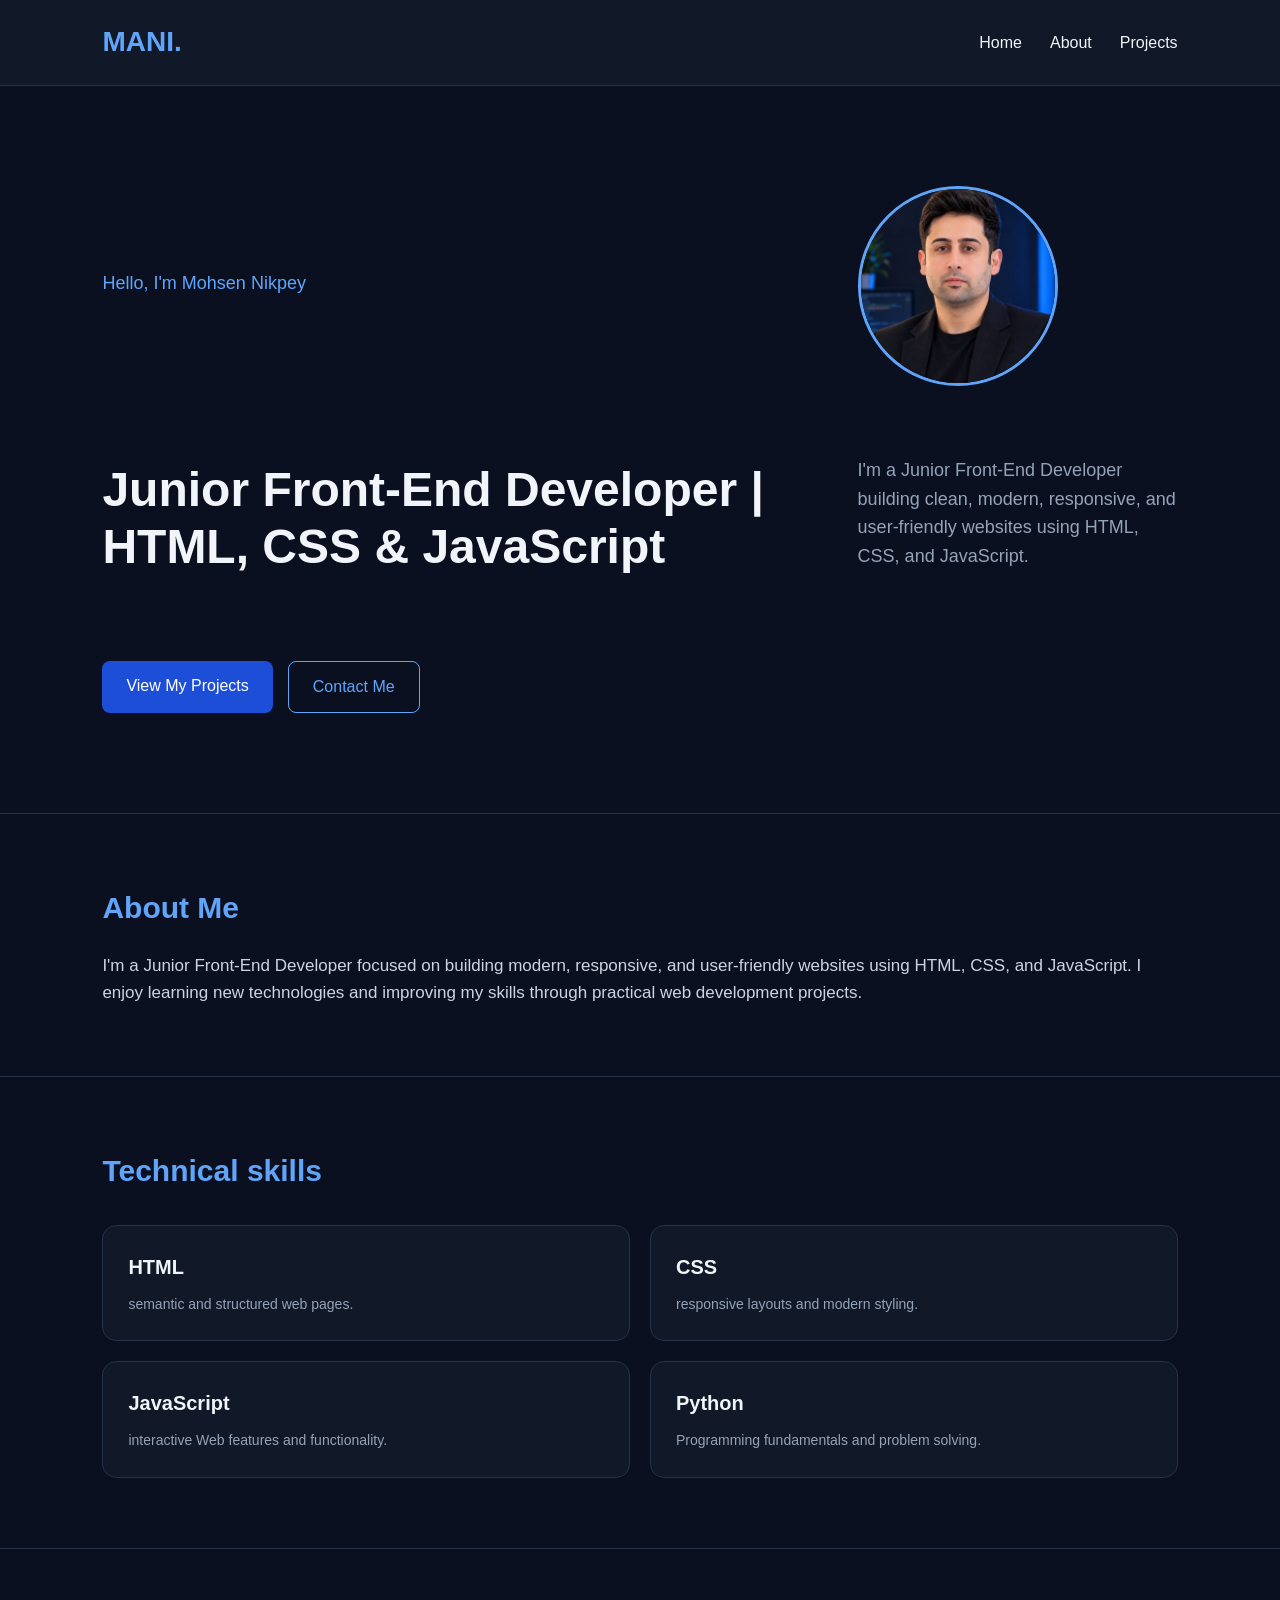
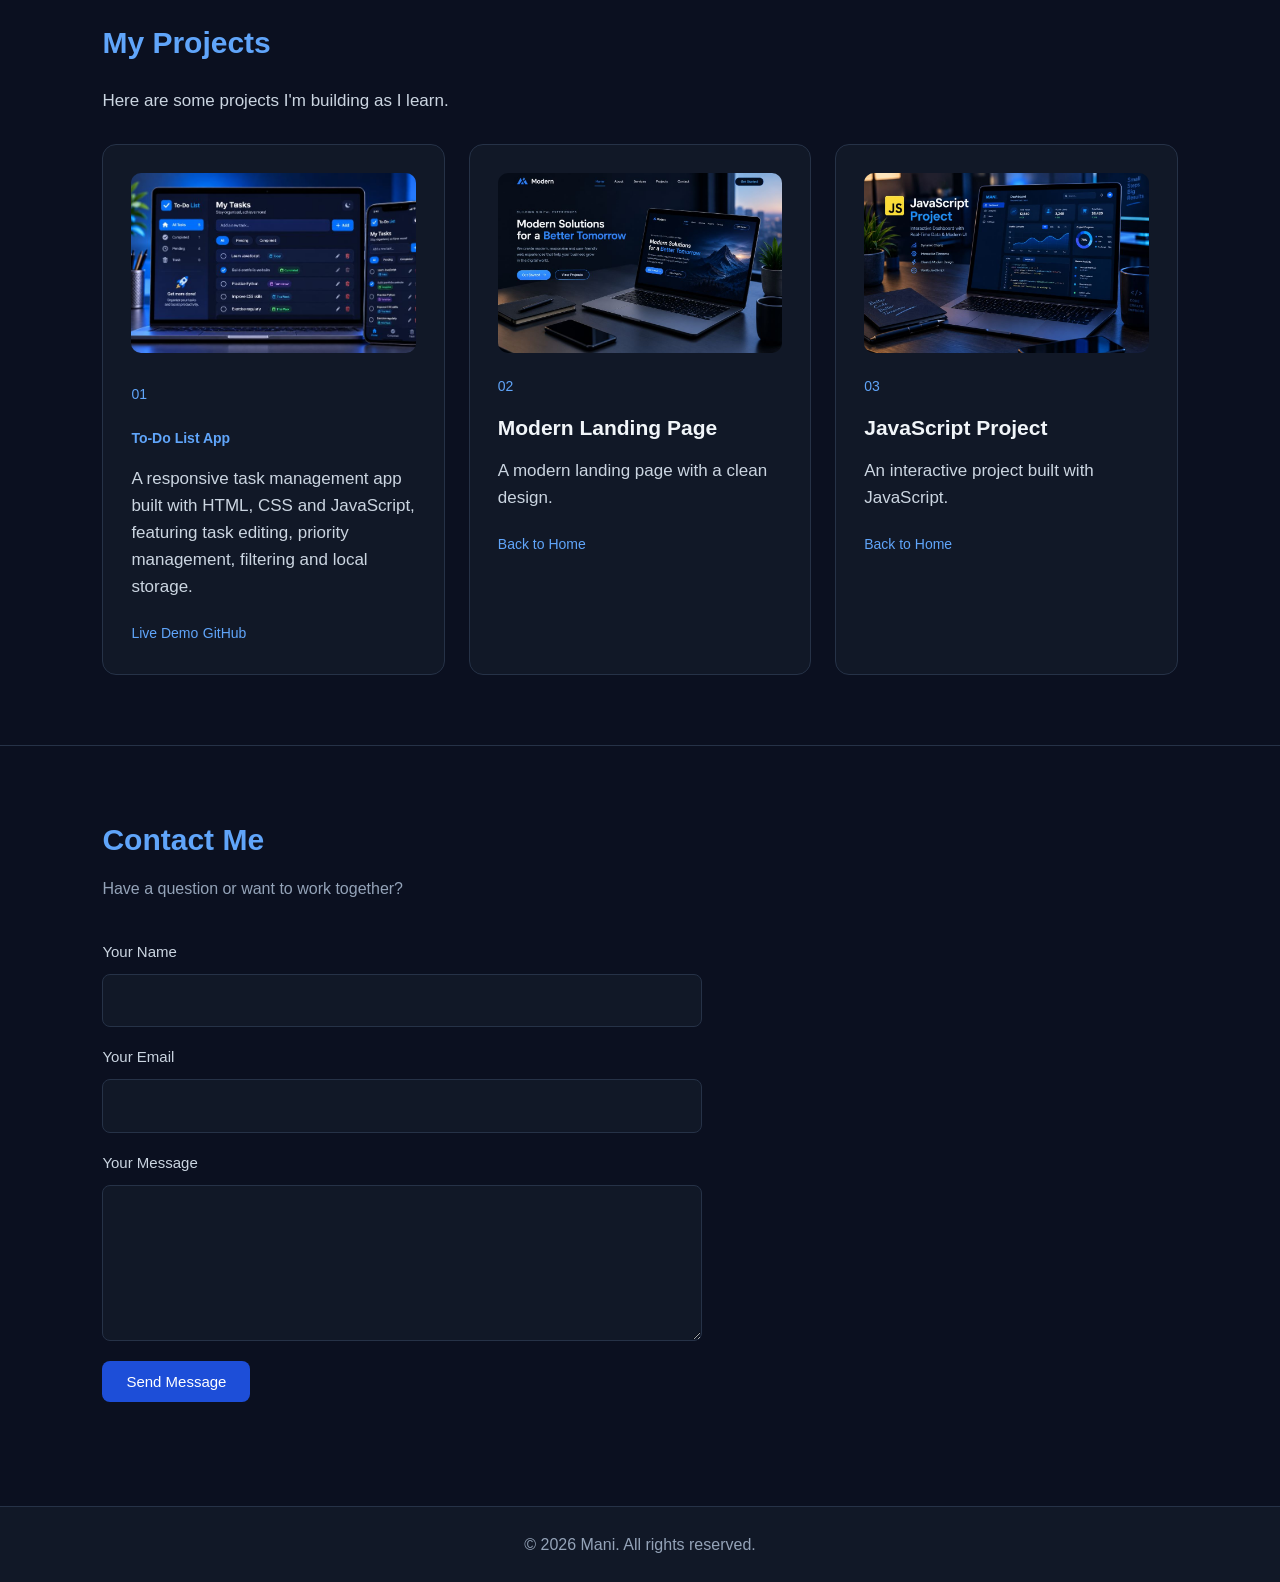
<file: index.html>
<!DOCTYPE html>
<html lang="en">
<head>
    <meta charset="UTF-8">
    <meta name="viewport" content="width=device-width, initial-scale=1.0">

    <title>Mohsen Nikpey | Junior Front-End Developer</title>

    <meta name="description" content="Mohsen Nikpey is a Junior Front-End Developer building modern, responsive and user-friendly websites with HTML, CSS and JavaScript.">

    <meta name="author" content="Mohsen Nikpey">

    <meta name="google-site-verification" content="WdRdfCZ-6oZSgsKRRv56foVV5BQt2EVIXB2lIPRhUrw" />

    <link rel="canonical" href="https://mohsennikpey.github.io/mani-portfolio/">

    <meta property="og:title" content="Mohsen Nikpey | Junior Front-End Developer">
    <meta property="og:description" content="Explore Mohsen Nikpey's front-end development portfolio, projects and web development skills.">
    <meta property="og:url" content="https://mohsennikpey.github.io/mani-portfolio/">
    <meta property="og:type" content="website">
    <meta property="og:image" content="https://mohsennikpey.github.io/mani-portfolio/profile.jpg">
    <meta property="og:image:alt" content="Mohsen Nikpey, Junior Front-End Developer">
    <meta name="twitter:card" content="summary_large_image">
    <meta name="twitter:title" content="Mohsen Nikpey | Junior Front-End Developer">
    <meta name="twitter:description" content="Explore Mohsen Nikpey's front-end development portfolio, projects and web development skills.">
    <meta name="twitter:image" content="https://mohsennikpey.github.io/mani-portfolio/profile.jpg">

    <link rel="stylesheet" href="style.css">
 </head>
 <body>

    <header>
       <nav class="navbar">
    <h2 class="logo">MANI.</h2>

    <button class="menu-toggle"
            id="menu-toggle"
            aria-label="Open navigation menu"
            aria-expanded="false">
        ☰
    </button>

    <ul class="nav-links" id="nav-links">
        <li><a href="#home">Home</a></li>
        <li><a href="#about">About</a></li>
        <li><a href="#projects">Projects</a></li>
    </ul>
</nav>
    </header>

    <main>
        <section id="home">
            <div class="hero-content">
            <p>Hello, I'm Mohsen Nikpey</p>

            <img src="profile.jpg" alt="Mohsen Nikpey , Junior Front-End Developer">

            <h1>
                Junior Front-End Developer | HTML, CSS & JavaScript
            </h1>
            <p>
              I'm a Junior Front-End Developer building clean, modern, responsive, and user-friendly websites using HTML, CSS, and JavaScript.
            </p>
            <div class="hero-buttons">
                <a href="#projects">View My Projects</a>
                <a href="#contact">Contact Me</a>
            </div>
        </div>
        </section>

        <section id="about">
    <h2>About Me</h2>
    <p>
        I'm a Junior Front-End Developer focused on building
        modern, responsive, and user-friendly websites using
        HTML, CSS, and JavaScript. I enjoy learning new
        technologies and improving my skills through practical
        web development projects.
    </p>
        </section>
        <section id="skills">
            <h2>Technical skills</h2>

            <div class="skills-container">
                <div class="skill-card">
                    <h3>HTML</h3>
                    <p>semantic and structured web pages.</p>
                </div>

                <div class="skill-card">
                    <h3>CSS</h3>
                    <p>responsive layouts and modern styling.</p>
                </div>

                <div class="skill-card">
                    <h3>JavaScript</h3>
                    <p>interactive Web features and functionality.</p>

                </div>

                <div class="skill-card">
                    <h3>Python</h3>
                    <p>Programming fundamentals and problem solving.</p>
                </div>
            </div>
        </section>

       <section id="projects">
    <h2>My Projects</h2>
    <p class="projects-intro">
        Here are some projects I'm building as I learn.
    </p>

    <div class="project-container">
<article class="project-card">
    <a href="https://mohsennikpey.github.io/mani-projects/todo-app/"
       target="_blank"
       rel="noopener noreferrer"
       class="project-preview">

        <img src="todo-project-optimized.jpg"
             alt="To-Do List application built with HTML, CSS and JavaScript"
             loading="lazy">
    </a>

    <span>01</span>

    <h3>
        <a href="https://mohsennikpey.github.io/mani-projects/todo-app/"
           target="_blank"
           rel="noopener noreferrer"
           class="project-title">
            To-Do List App
        </a>
    </h3>

    <p>
        A responsive task management app built with HTML,
        CSS and JavaScript, featuring task editing,
        priority management, filtering and local storage.
    </p>

    <a href="https://mohsennikpey.github.io/mani-projects/todo-app/"
       target="_blank"
       rel="noopener noreferrer">
        Live Demo
    </a>

    <a href="https://github.com/mohsennikpey/mani-projects/tree/main/todo-app"
       target="_blank"
       rel="noopener noreferrer">
        GitHub
    </a>
</article>

    <article class="project-card">
        <img src="project-2.jpg"
             alt="Modern landing page project with a clean responsive design"
             loading="lazy">

        <span>02</span>
        <h3>Modern Landing Page</h3>
        <p>A modern landing page with a clean design.</p>
        <a href="#home">Back to Home</a>
    </article>

    <article class="project-card">
        <img src="project-3.jpg"
             alt="Interactive JavaScript project demonstrating front-end development"
             loading="lazy">

        <span>03</span>
        <h3>JavaScript Project</h3>
        <p>An interactive project built with JavaScript.</p>
        <a href="#home">Back to Home</a>
    </article>

</div>

</section>
<section id="contact">
    <h2>Contact Me</h2>
    <p>Have a question or want to work together?</p>

    <form 
    id="contact-form"
    action="https://api.web3forms.com/submit"
    method="post"
    >
    <input type="hidden" name="access_key"
    value="feb9f66e-38d7-4195-970e-7ed22e6a9cc8">
    <input
        type="hidden"
        name="redirect"
        value="https://mohsennikpey.github.io/mani-portfolio/#contact"
     >
        <label for="name">Your Name</label>
        <input type="text" id="name" name="name"required>

        <label for="email">Your Email</label>
        <input type="email" id="email" name="email"required>

        <label for="message">Your Message</label>
        <textarea id="message" name="Message" rows="5" required></textarea>

        <button type="submit">Send Message</button>

        <p id="form-status" role="status"></p>
    </form>
</section>
    </main>

    <footer>
        <p>© 2026 Mani. All rights reserved.</p>
    </footer>

    <script src="script.js"></script>
</body>
</html>
</file>
<file: style.css>
* {
    margin: 0;
    padding: 0;
    box-sizing: border-box;
}

html {
    scroll-behavior: smooth;
}

body {
    font-family: Arial, sans-serif;
    background-color: #0b1020;
    color: #f1f5f9;
    line-height: 1.6;
}

header {
    background-color: #111827;
    border-bottom: 1px solid #263247;
    padding: 20px 8%;
}

nav {
    display: flex;
    justify-content: space-between;
    align-items: center;
    gap: 20px;
}

nav h2 {
    color: #60a5fa;
    font-size: 28px;
}

nav ul {
    list-style: none;
    display: flex;
    gap: 25px;
}

nav a {
    color: #cbd5e1;
    text-decoration: none;
    transition: color 0.3s;
}

nav a:hover {
    color: #60a5fa;
}

#home {
    min-height: 75vh;
    padding: 100px 8%;
    display: flex;
    flex-direction: column;
    align-items: flex-start;
    justify-content: center;
}

.hero-content {
    display: grid;
    grid-template-columns: 1fr 320px;
    align-items: center;
    gap: 60px;
    width: 100%;
}

#home img {
    width: 200px;
    height: 200px;
    object-fit: cover;
    object-position: center 40%;
    border-radius: 50%;
    border: 3px solid #60a5fa;
    margin-bottom: 10px;
}

#home p:first-child {
    color: #60a5fa;
    font-size: 18px;
    margin-bottom: 15px;
}

#home h1 {
    font-size: clamp(32px, 4.5vw, 48px);
    max-width: 750px;
    line-height: 1.2;
    margin-bottom: 20px;
}

#home p:nth-of-type(2) {
    color: #94a3b8;
    font-size: 18px;
    margin-bottom: 30px;
}

.hero-buttons a {
    display: inline-block;
    background-color: #1d4ed8;
    color: white;
    text-decoration: none;
    padding: 12px 24px;
    border-radius: 8px;
    transition: background-color 0.3s, transform 0.3s;
}

.hero-buttons a:first-child:hover {
    background-color: #2563eb;
    transform: translateY(-3px);
}

.hero-buttons {
    display: flex;
    gap: 15px;
    flex-wrap: wrap;
}

.hero-buttons a:last-child {
    background-color: transparent;
    border: 1px solid #60a5fa;
    color: #60a5fa;
}

.hero-buttons a:last-child:hover {
    background-color: #60a5fa;
    color: #0b1020;
}

#about,
#projects {
    padding: 70px 8%;
    border-top: 1px solid #263247;
}

#about h2,
#projects h2 {
    font-size: 30px;
    color: #60a5fa;
    margin-bottom: 20px;
}

#about p,
#projects p {
    color: #cbd5e1;
    font-size: 17px;
}
/* Skills Section */
#skills {
    padding: 70px 8%;
    border-top: 1px solid #263247;
}
#skills h2 {
    font-size: 30px;
    color: #60a5fa;
    margin-bottom: 30px;
}
.skills-container {
    display: grid;
    grid-template-columns: repeat(2, minmax(0, 1fr));
    gap: 20px;
}
.skill-card {
    background-color: #111827;
    border: 1px solid #263247;
    border-radius: 14px;
    padding: 25px;
    transition: transform 0.3s, border-color 0.3s;
}
.skill-card:hover {
    transform: translateY(-5px);
    border-color: #60a5fa;
}
.skill-card h3 {
    color: #f1f5f9;
    font-size: 20px;
    margin-bottom: 10px;
}
.skill-card p {
    color: #94a3b8;
    font-size: 14px;
}

footer {
    padding: 25px 8%;
    text-align: center;
    background-color: #111827;
    color: #94a3b8;
    border-top: 1px solid #263247;
}

@media (max-width: 600px) {
    .hero-content {
        grid-template-columns: 1fr;
        gap: 30px;
    }

    header {
        padding: 18px 5%;
    }

    nav {
        flex-direction: row;
        justify-content: space-between;
        align-items: center;
    }

    nav ul {
        gap: 15px;
        flex-wrap: wrap;
        justify-content: center;
    }

    #home {
        padding: 70px 6%;
        min-height: 65vh;
    }

    #about,
    #projects {
        padding: 50px 6%;
    }
}
/* Projects section */
.projects-intro {
    color: #94a3b8;
    margin-bottom: 30px;
}

.project-container {
    display: grid;
    grid-template-columns: repeat(3, minmax(0, 1fr));
    gap: 24px;
    margin-top: 30px;
}

.project-card {
    background-color: #111827;
    border: 1px solid #263247;
    border-radius: 14px;
    padding: 28px;
    transition: transform 0.3s, border-color 0.3s;
}

.project-card:hover {
    transform: translateY(-6px);
    border-color: #60a5fa;
}

.project-card span {
    display: inline-block;
    color: #60a5fa;
    font-size: 14px;
    margin-bottom: 14px;
}

.project-card h3 {
    color: #f1f5f9;
    font-size: 21px;
    margin-bottom: 12px;
}

.project-card p {
    color: #94a3b8;
    font-size: 15px;
    margin-bottom: 20px;
}

.project-card a {
    display: inline-block;
    color: #60a5fa;
    text-decoration: none;
    font-size: 14px;
}

.project-card a:hover {
    color: #93c5fd;
}

/* Responsive layout */
@media (max-width: 800px) {
    .project-container {
        grid-template-columns: repeat(2, minmax(0, 1fr));
    }
}

@media (max-width: 600px) {
    .project-container {
        grid-template-columns: 1fr;
    }

    .project-card {
        padding: 22px;
    }
}
/* Navigation */
.navbar {
    display: flex;
    justify-content: space-between;
    align-items: center;
    position: relative;
}

.nav-links {
    display: flex;
    align-items: center;
    gap: 28px;
    list-style: none;
}

.nav-links a {
    color: #f1f5f9;
    text-decoration: none;
}

.nav-links a:hover {
    color: #22d3ee;
}

.menu-toggle {
    display: none;
    background: transparent;
    color: #22d3ee;
    border: 1px solid #22d3ee;
    border-radius: 8px;
    padding: 8px 12px;
    font-size: 24px;
    cursor: pointer;
}

@media (max-width: 600px) {
    .menu-toggle {
        display: block;
    }

    .nav-links {
        display: none;
        position: absolute;
        top: 100%;
        right: 0;
        left: 0;
        flex-direction: column;
        align-items: stretch;
        gap: 0;
        padding: 10px;
        background: #111827;
        border: 1px solid #263247;
        border-radius: 12px;
        z-index: 10;
    }

    .nav-links.active {
        display: flex;
    }

    .nav-links a {
        display: block;
        padding: 14px;
    }
}
/* Contact Section */
#contact {
    padding: 70px 8%;
    border-top: 1px solid #263247;
}

#contact h2 {
    color: #60a5fa;
    font-size: 30px;
    margin-bottom: 12px;
}

#contact > p {
    color: #94a3b8;
    margin-bottom: 30px;
}

#contact-form {
    max-width: 600px;
    display: flex;
    flex-direction: column;
    gap: 10px;
}

#contact-form label {
    color: #cbd5e1;
    font-size: 15px;
    margin-top: 8px;
}

#contact-form input,
#contact-form textarea {
    width: 100%;
    padding: 13px 15px;
    background-color: #111827;
    color: #f1f5f9;
    border: 1px solid #263247;
    border-radius: 8px;
    font: inherit;
    outline: none;
    transition: border-color 0.3s;
}

#contact-form input:focus,
#contact-form textarea:focus {
    border-color: #60a5fa;
}

#contact-form textarea {
    resize: vertical;
    min-height: 120px;
}

#contact-form button {
    align-self: flex-start;
    padding: 12px 24px;
    margin-top: 10px;
    background-color: #1d4ed8;
    color: white;
    border: none;
    border-radius: 8px;
    font-size: 15px;
    cursor: pointer;
    transition: background-color 0.3s,
                transform 0.3s;
}

#contact-form button:hover {
    background-color: #2563eb;
    transform: translateY(-2px);
}

#form-status {
    min-height: 24px;
    font-size: 14px;
}

@media (max-width: 600px) {
    #contact {
        padding: 50px 6%;
    }

    #contact-form button {
        width: 100%;
    }
}

@media (max-width: 800px) {
    .skills-container {
        grid-template-columns: repeat(2,
        minmax(0, 1fr));
    }
}

@media (max-width: 600px) {
    .skills-container {
        grid-template-columns: 1fr;
    }

    .skill-card{
        padding: 22px;
    }
}
/* Project Images */
.project-card img {
    width: 100%;
    height: 180px;
    object-fit: cover;
    display: block;
    border-radius: 10px;
    margin-bottom: 20px;
}
/* Clickable Project Image and Title */
.project-preview {
    display: block;
    text-decoration: none;
}

.project-title {
    color: inherit;
    text-decoration: none;
}

.project-title:hover {
    color: #60a5fa;
}
/* Keyboard Accessibility */
a:focus-visible,
button:focus-visible,
input:focus-visible,
textarea:focus-visible,
select:focus-visible {
    outline: 3px solid #fbbf24;
    outline-offset: 3px;
}
</file>
